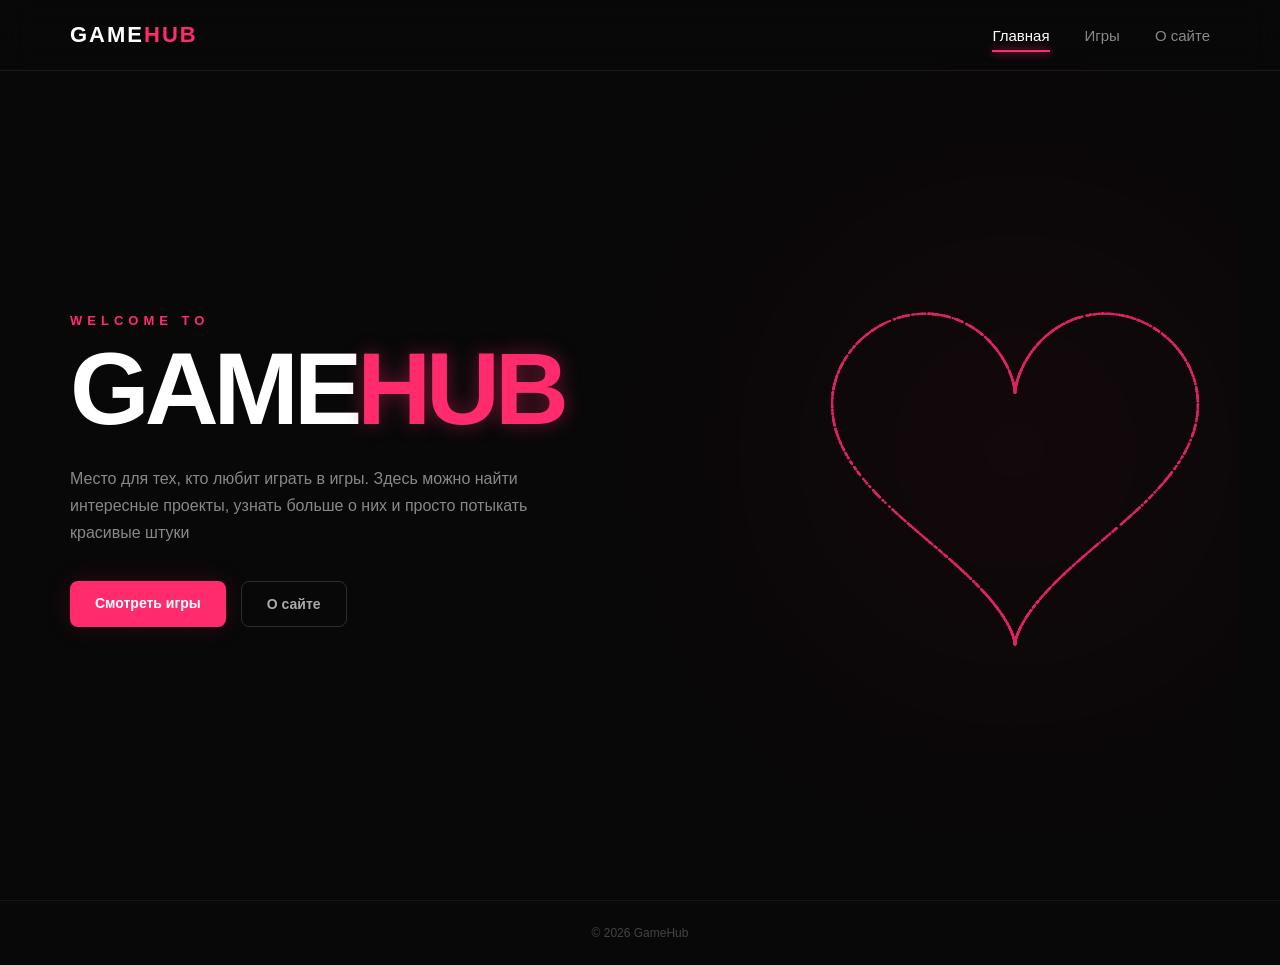
<file: index.html>
<!DOCTYPE html>
<html land="ru">
<head>
    <meta charset="utf-8">
    <meta name="viewport" content="width=device-width, initial-scale=1.0">

    <title>GayHub - Главная</title>    

    <link rel="stylesheet" href="style.css">
</head>
<body>
    
    <header>
        
        <nav class="navbar">
            
            <div class="logo">
                GAME<span>HUB</span>
            </div>

            <div class="nav-links">
                <a href="index.html" class="active">Главная</a>
                <a href="games.html">Игры</a>
                <a href="about.html">О сайте</a>
            </div>
        
        </nav>
    </header>

    <main>

        <section class="hero">

            <div class="hero-content">

                <p class="small-title">WELCOME TO</p>

                <h1>
                    GAME<span>HUB</span>
                </h1>

                <p class="description">
                    Место для тех, кто любит играть в игры.
                    Здесь можно найти интересные проекты,
                    узнать больше о них и просто потыкать красивые штуки
                </p>

                <div class="buttons">
                    <a href="games.html" class="button">
                        Смотреть игры
                    </a>
                    <a href="about.html" class="button secondary">
                        О сайте
                    </a>
                </div>

            </div>

            <div class="heart-container">

                <canvas id="heart"></canvas>

            </div>

        </section>

    </main>

    <footer> 
        <p>© 2026 GameHub</p> 
    </footer>

    <script src="script.js"></script>

</body>
</html>
</file>
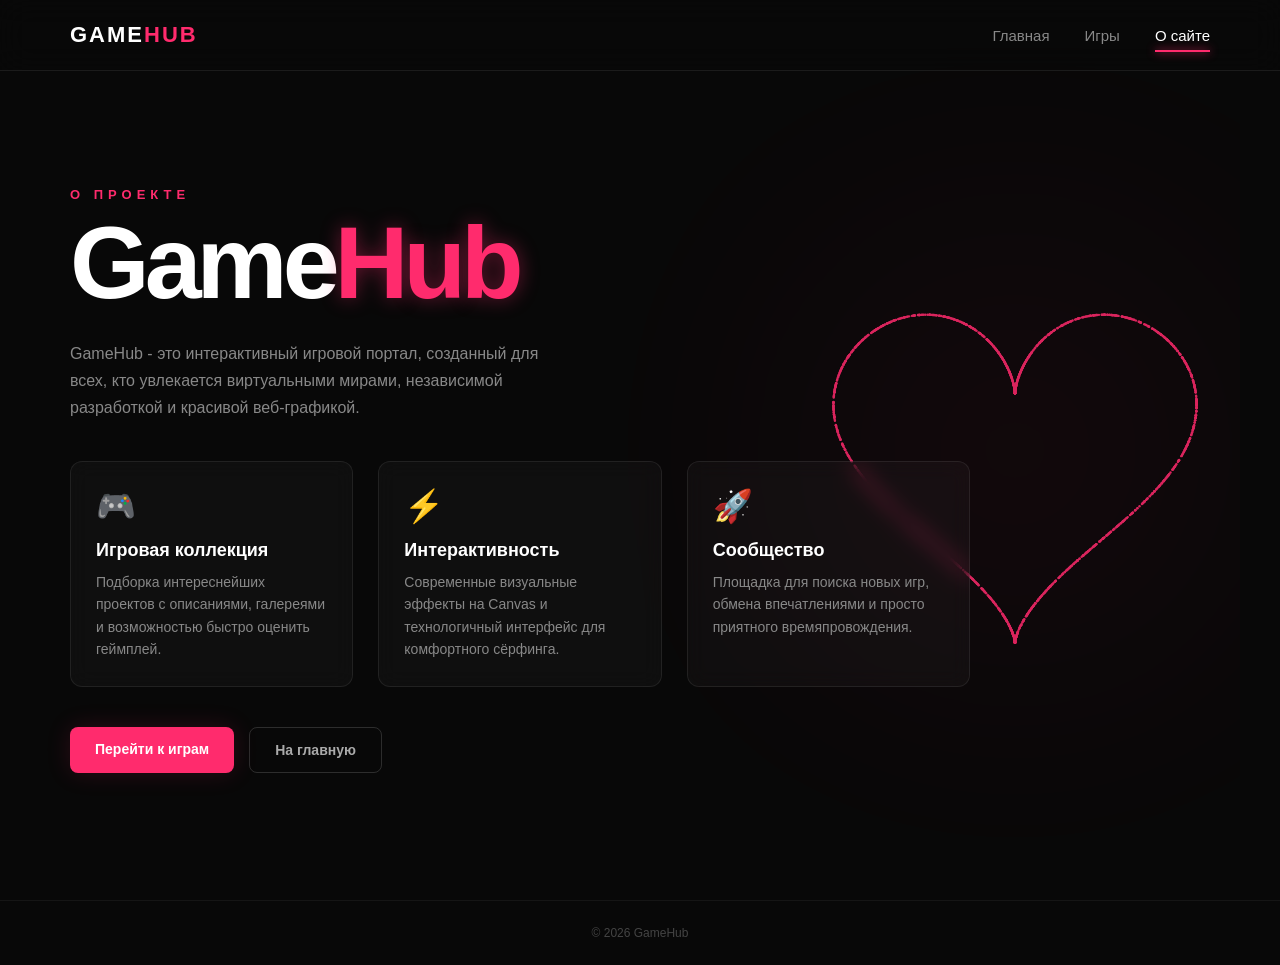
<file: about.html>
<!DOCTYPE html>
<html lang="ru">
<head>
    <meta charset="utf-8">
    <meta name="viewport" content="width=device-width, initial-scale=1.0">

    <title>GayHub — О сайте</title>    

    <link rel="stylesheet" href="style.css">
</head>
<body>
    
    <header>
        <nav class="navbar">
            <div class="logo">
                GAME<span>HUB</span>
            </div>

            <div class="nav-links">
                <a href="index.html">Главная</a>
                <a href="games.html">Игры</a>
                <a href="about.html" class="active">О сайте</a>
            </div>
        </nav>
    </header>

    <main>
        <section class="about-hero">
            <div class="about-content">
                <p class="small-title">О ПРОЕКТЕ</p>
                <h1>Game<span>Hub</span></h1>
                
                <p class="description">
                    GameHub - это интерактивный игровой портал, созданный для всех, кто увлекается виртуальными мирами, независимой разработкой и красивой веб-графикой.
                </p>

                <div class="about-grid">
                    <div class="about-card">
                        <div class="card-icon">🎮</div>
                        <h3>Игровая коллекция</h3>
                        <p>Подборка интереснейших проектов с описаниями, галереями и возможностью быстро оценить геймплей.</p>
                    </div>

                    <div class="about-card">
                        <div class="card-icon">⚡</div>
                        <h3>Интерактивность</h3>
                        <p>Современные визуальные эффекты на Canvas и технологичный интерфейс для комфортного сёрфинга.</p>
                    </div>

                    <div class="about-card">
                        <div class="card-icon">🚀</div>
                        <h3>Сообщество</h3>
                        <p>Площадка для поиска новых игр, обмена впечатлениями и просто приятного времяпровождения.</p>
                    </div>
                </div>

                <div class="buttons" style="margin-top: 40px;">
                    <a href="games.html" class="button">Перейти к играм</a>
                    <a href="index.html" class="button secondary">На главную</a>
                </div>
            </div>

            <div class="heart-container">
                <canvas id="heart"></canvas>
            </div>
        </section>
    </main>

    <footer> 
        <p>© 2026 GameHub</p> 
    </footer>

    <script src="script.js"></script>
</body>
</html>
</file>
<file: style.css>
/* =========================
   ОСНОВА
   ========================= */

* {
    margin: 0;
    padding: 0;
    box-sizing: border-box;
}

html {
    scroll-behavior: smooth;
}

body {
    min-height: 100vh;
    background: #080808;
    color: white;
    font-family: Arial, Helvetica, sans-serif;
}


/* =========================
   НАВИГАЦИЯ
   ========================= */

header {
    position: fixed;
    top: 0;
    left: 0;
    width: 100%;

    z-index: 100;

    background: rgba(8, 8, 8, 0.75);
    backdrop-filter: blur(15px);

    border-bottom: 1px solid rgba(255, 255, 255, 0.08);
}

.navbar {
    height: 70px;

    max-width: 1200px;
    margin: auto;

    display: flex;
    align-items: center;
    justify-content: space-between;

    padding: 0 30px;
}


/* Логотип */

.logo {
    font-size: 22px;
    font-weight: 800;
    letter-spacing: 2px;
}

.logo span {
    color: #ff2b6d;
}


/* Ссылки */

.nav-links {
    display: flex;
    gap: 35px;
}

.nav-links a {
    position: relative;

    color: #888;
    text-decoration: none;

    font-size: 15px;

    transition: 0.3s;
}

.nav-links a:hover {
    color: white;
}

.nav-links a.active {
    color: white;
}


/* Полоска под активной ссылкой */

.nav-links a.active::after {
    content: "";

    position: absolute;

    left: 0;
    bottom: -8px;

    width: 100%;
    height: 2px;

    background: #ff2b6d;

    box-shadow: 0 0 10px #ff2b6d;
}


/* =========================
   HERO
   ========================= */

.hero {
    position: relative;

    min-height: 100vh;

    max-width: 1200px;
    margin: auto;

    display: flex;
    align-items: center;

    padding: 100px 30px 60px;

    overflow: hidden;
}


/* =========================
   ТЕКСТ
   ========================= */

.hero-content {
    position: relative;

    z-index: 2;

    width: 55%;
}

.small-title {
    color: #ff2b6d;

    font-size: 13px;
    font-weight: bold;

    letter-spacing: 5px;

    margin-bottom: 15px;
}

h1 {
    font-size: clamp(60px, 8vw, 110px);

    line-height: 0.9;

    letter-spacing: -5px;

    margin-bottom: 30px;
}

h1 span {
    color: #ff2b6d;

    text-shadow:
        0 0 20px rgba(255, 43, 109, 0.4);
}


.description {
    max-width: 500px;

    color: #888;

    font-size: 16px;
    line-height: 1.7;

    margin-bottom: 35px;
}


/* =========================
   КНОПКИ
   ========================= */

.buttons {
    display: flex;
    gap: 15px;
}

.button {
    display: inline-block;

    padding: 14px 25px;

    border-radius: 8px;

    background: #ff2b6d;
    color: white;

    text-decoration: none;

    font-size: 14px;
    font-weight: bold;

    transition: 0.3s;

    box-shadow:
        0 0 25px rgba(255, 43, 109, 0.15);
}

.button:hover {
    transform: translateY(-3px);

    box-shadow:
        0 8px 30px rgba(255, 43, 109, 0.3);
}

.button.secondary {
    background: transparent;

    border: 1px solid rgba(255, 255, 255, 0.15);

    color: #aaa;

    box-shadow: none;
}

.button.secondary:hover {
    color: white;

    border-color: rgba(255, 255, 255, 0.4);
}


/* =========================
   СЕРДЦЕ
   ========================= */

.heart-container {
    position: absolute;

    right: -100px;
    top: 50%;

    transform: translateY(-50%);

    width: 650px;
    height: 650px;

    z-index: 1;

    opacity: 0.85;

    pointer-events: none;
}

#heart {
    width: 100%;
    height: 100%;
    display: block;
}

/* Свечение за сердцем */

.heart-container::before {
    content: "";

    position: absolute;

    width: 350px;
    height: 350px;

    left: 50%;
    top: 50%;

    transform: translate(-50%, -50%);

    background: #ff2b6d;

    border-radius: 50%;

    filter: blur(150px);

    opacity: 0.12;
}

#heart {
    position: relative;

    width: 100%;
    height: 100%;

    z-index: 2;
}


/* =========================
   FOOTER
   ========================= */

footer {
    position: relative;

    text-align: center;

    padding: 25px;

    color: #444;

    font-size: 12px;

    border-top: 1px solid rgba(255, 255, 255, 0.05);
}


/* Адаптация под телефон

@media (max-width: 800px) {

    .navbar {
        padding: 0 20px;
    }

    .nav-links {
        gap: 15px;
    }

    .nav-links a {
        font-size: 13px;
    }

    .hero {
        text-align: center;

        justify-content: center;
    }

    .hero-content {
        width: 100%;
    }

    .description {
        margin-left: auto;
        margin-right: auto;
    }

    .buttons {
        justify-content: center;
    }

    .heart-container {
        right: 50%;
        transform: translate(50%, -50%);

        width: 500px;
        height: 500px;

        opacity: 0.25;
    }

    h1 {
        font-size: 70px;
    }
}

/* =========================
   СТРАНИЦА "О САЙТЕ"
   ========================= */

.about-hero {
    position: relative;
    min-height: 100vh;
    max-width: 1200px;
    margin: auto;
    display: flex;
    align-items: center;
    padding: 120px 30px 60px;
    overflow: hidden;
}

.about-content {
    position: relative;
    z-index: 2;
    width: 100%;
}

.about-grid {
    display: grid;
    grid-template-columns: repeat(auto-fit, minmax(260px, 1fr));
    gap: 25px;
    margin-top: 40px;
    max-width: 900px;
}

.about-card {
    background: rgba(255, 255, 255, 0.03);
    border: 1px solid rgba(255, 255, 255, 0.08);
    border-radius: 12px;
    padding: 25px;
    backdrop-filter: blur(10px);
    transition: 0.3s;
}

.about-card:hover {
    transform: translateY(-5px);
    border-color: rgba(255, 43, 109, 0.4);
    box-shadow: 0 10px 30px rgba(255, 43, 109, 0.1);
}

.card-icon {
    font-size: 32px;
    margin-bottom: 15px;
}

.about-card h3 {
    font-size: 18px;
    color: #fff;
    margin-bottom: 10px;
}

.about-card p {
    font-size: 14px;
    color: #888;
    line-height: 1.6;
}

/* =========================
   СТРАНИЦА "ИГРЫ"
   ========================= */

.games-section {
    max-width: 1200px;
    margin: auto;
    padding: 120px 30px 60px;
}

.games-header {
    margin-bottom: 40px;
}

/* Поиск и фильтры */

.catalog-controls {
    display: flex;
    flex-wrap: wrap;
    gap: 15px;
    align-items: center;
    justify-content: space-between;
    margin-top: 30px;
}

.search-input {
    background: rgba(255, 255, 255, 0.05);
    border: 1px solid rgba(255, 255, 255, 0.15);
    border-radius: 8px;
    padding: 12px 20px;
    color: white;
    font-size: 14px;
    outline: none;
    width: 100%;
    max-width: 300px;
    transition: 0.3s;
}

.search-input:focus {
    border-color: #ff2b6d;
    box-shadow: 0 0 15px rgba(255, 43, 109, 0.2);
}

.filter-buttons {
    display: flex;
    gap: 10px;
    flex-wrap: wrap;
}

.filter-btn {
    background: transparent;
    border: 1px solid rgba(255, 255, 255, 0.15);
    color: #888;
    padding: 10px 18px;
    border-radius: 8px;
    cursor: pointer;
    font-size: 13px;
    font-weight: bold;
    transition: 0.3s;
}

.filter-btn:hover,
.filter-btn.active {
    color: white;
    border-color: #ff2b6d;
    background: rgba(255, 43, 109, 0.1);
}

/* Сетка и Карточки игр */

.games-grid {
    display: grid;
    grid-template-columns: repeat(auto-fill, minmax(270px, 1fr));
    gap: 25px;
}

.game-card {
    position: relative;
    background: rgba(255, 255, 255, 0.03);
    border: 1px solid rgba(255, 255, 255, 0.08);
    border-radius: 12px;
    overflow: hidden;
    transition: 0.3s;
    display: flex;
    flex-direction: column;
}

.game-card:hover {
    transform: translateY(-6px);
    border-color: rgba(255, 43, 109, 0.4);
    box-shadow: 0 12px 30px rgba(255, 43, 109, 0.15);
}

.card-badge {
    position: absolute;
    top: 12px;
    left: 12px;
    background: rgba(8, 8, 8, 0.85);
    border: 1px solid rgba(255, 43, 109, 0.5);
    color: #ff2b6d;
    font-size: 11px;
    font-weight: bold;
    padding: 4px 10px;
    border-radius: 6px;
    backdrop-filter: blur(5px);
    z-index: 2;
}

.card-cover {
    height: 160px;
    background-size: cover;
    background-position: center;
}

.card-body {
    padding: 20px;
    display: flex;
    flex-direction: column;
    flex-grow: 1;
}

.card-body h3 {
    font-size: 18px;
    margin-bottom: 8px;
    color: white;
}

.card-body p {
    font-size: 13px;
    color: #888;
    line-height: 1.5;
    margin-bottom: 20px;
    flex-grow: 1;
}

.card-footer {
    display: flex;
    align-items: center;
    justify-content: space-between;
}

.rating {
    color: #ffb703;
    font-size: 13px;
    font-weight: bold;
}

.card-btn {
    padding: 8px 16px;
    font-size: 12px;
}

/* МОДАЛЬНОЕ ОКНО */

.modal-overlay {
    position: fixed;
    top: 0;
    left: 0;
    width: 100%;
    height: 100%;
    background: rgba(0, 0, 0, 0.8);
    backdrop-filter: blur(8px);
    z-index: 1000;
    display: flex;
    align-items: center;
    justify-content: center;
    opacity: 0;
    pointer-events: none;
    transition: opacity 0.3s ease;
}

.modal-overlay.active {
    opacity: 1;
    pointer-events: all;
}

.modal-content {
    background: #121212;
    border: 1px solid rgba(255, 43, 109, 0.3);
    border-radius: 16px;
    width: 90%;
    max-width: 500px;
    padding: 30px;
    position: relative;
    box-shadow: 0 10px 40px rgba(255, 43, 109, 0.2);
    transform: translateY(20px);
    transition: transform 0.3 ease;
}

.modal-overlay.active .modal-content {
    transform: translateY(0)
}

.modal-close {
    position: absolute;
    top: 15px;
    right: 20px;
    background: transparent;
    border: none;
    color: #888;
    font-size: 28px;
    cursor: pointer;
    transition: 0.2;
}

.modal-close:hover {
    color: #ff2b6d;
}

.modal-badge {
    color: #ff2b6d;
    font-size: 12px;
    font-weight: bold;
    text-transform: uppercase;
    letter-spacing: 1px;
}

.modal-header h2 {
    font-size: 26px;
    margin: 8px 0 15px;
}

.modal-body p {
    color: #aaa;
    font-size: 14px;
    line-height: 1.6;
    margin-bottom: 20px;
}

.modal-info {
    display: flex;
    gap: 12px;
    justify-content: flex-end;
}

.modal-footer {
    display: flex;
    gap: 12px;
    justify-content: flex-end;
}
</file>
